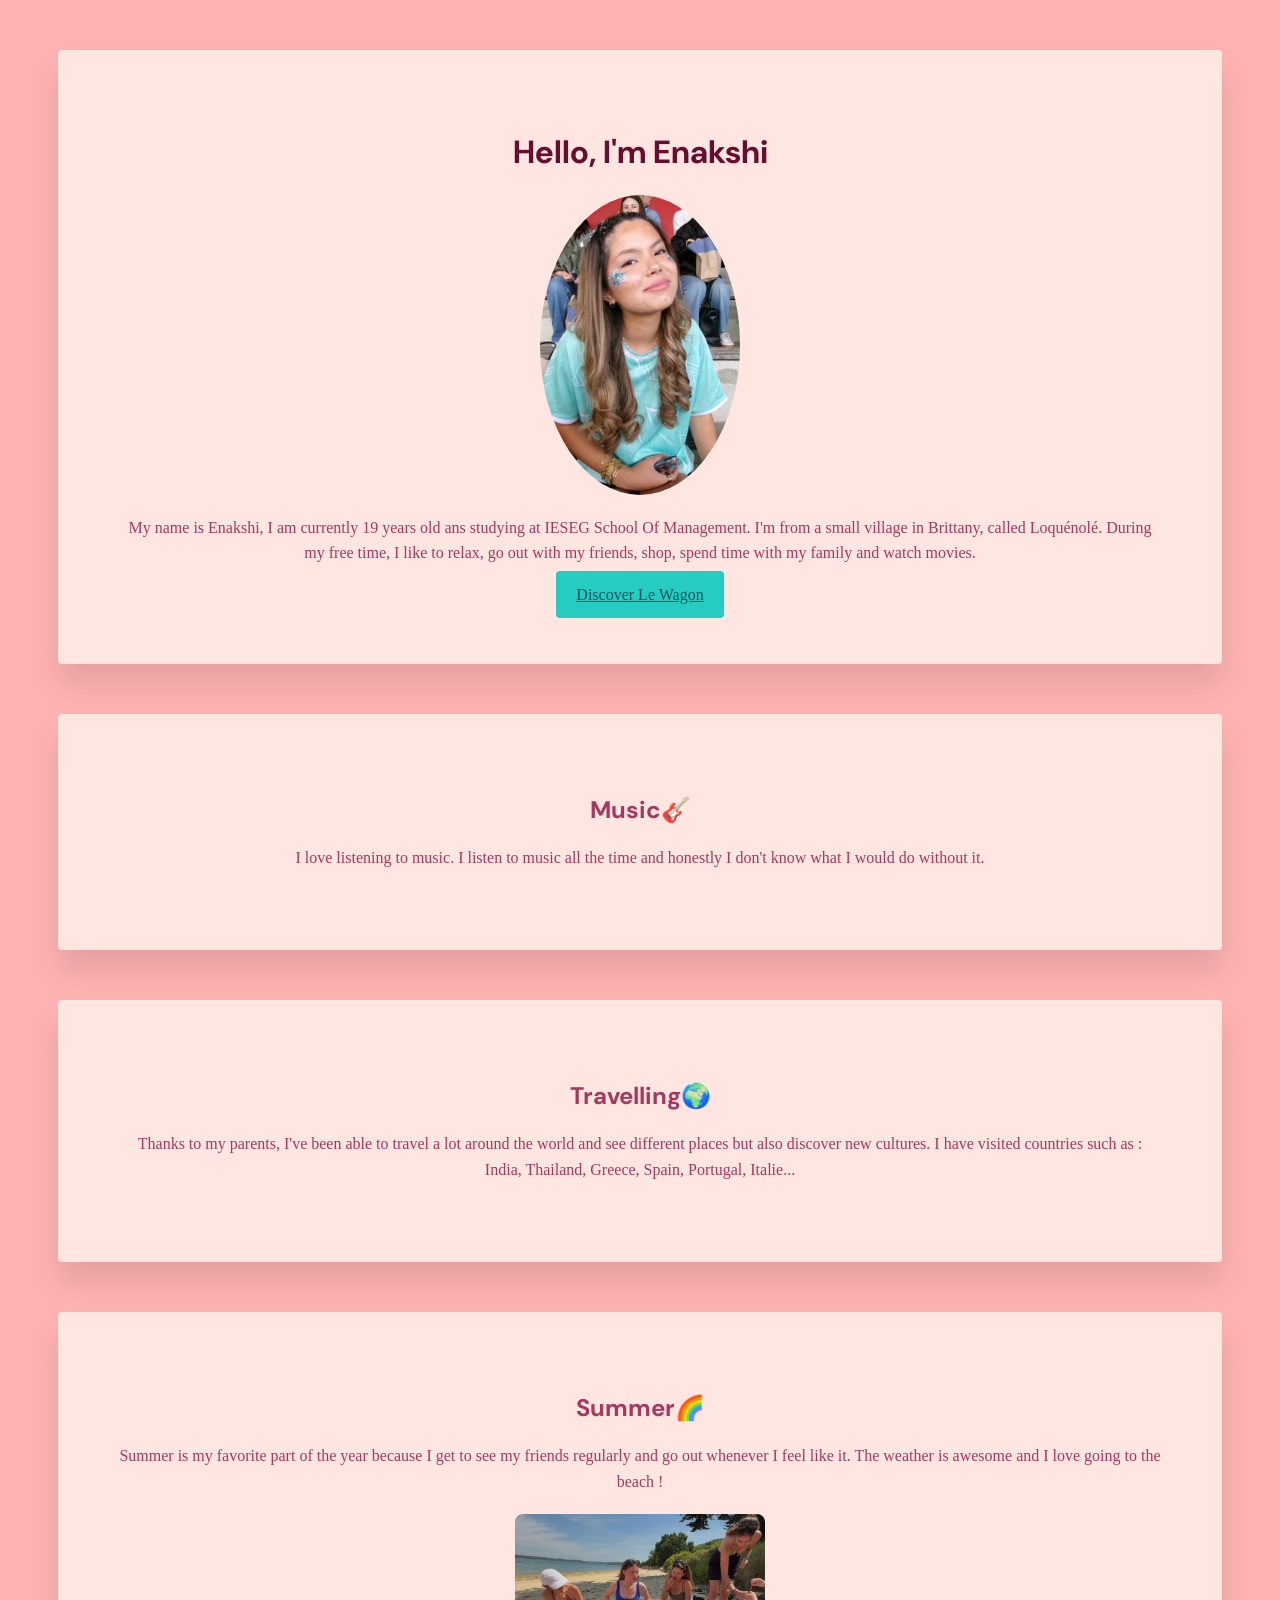
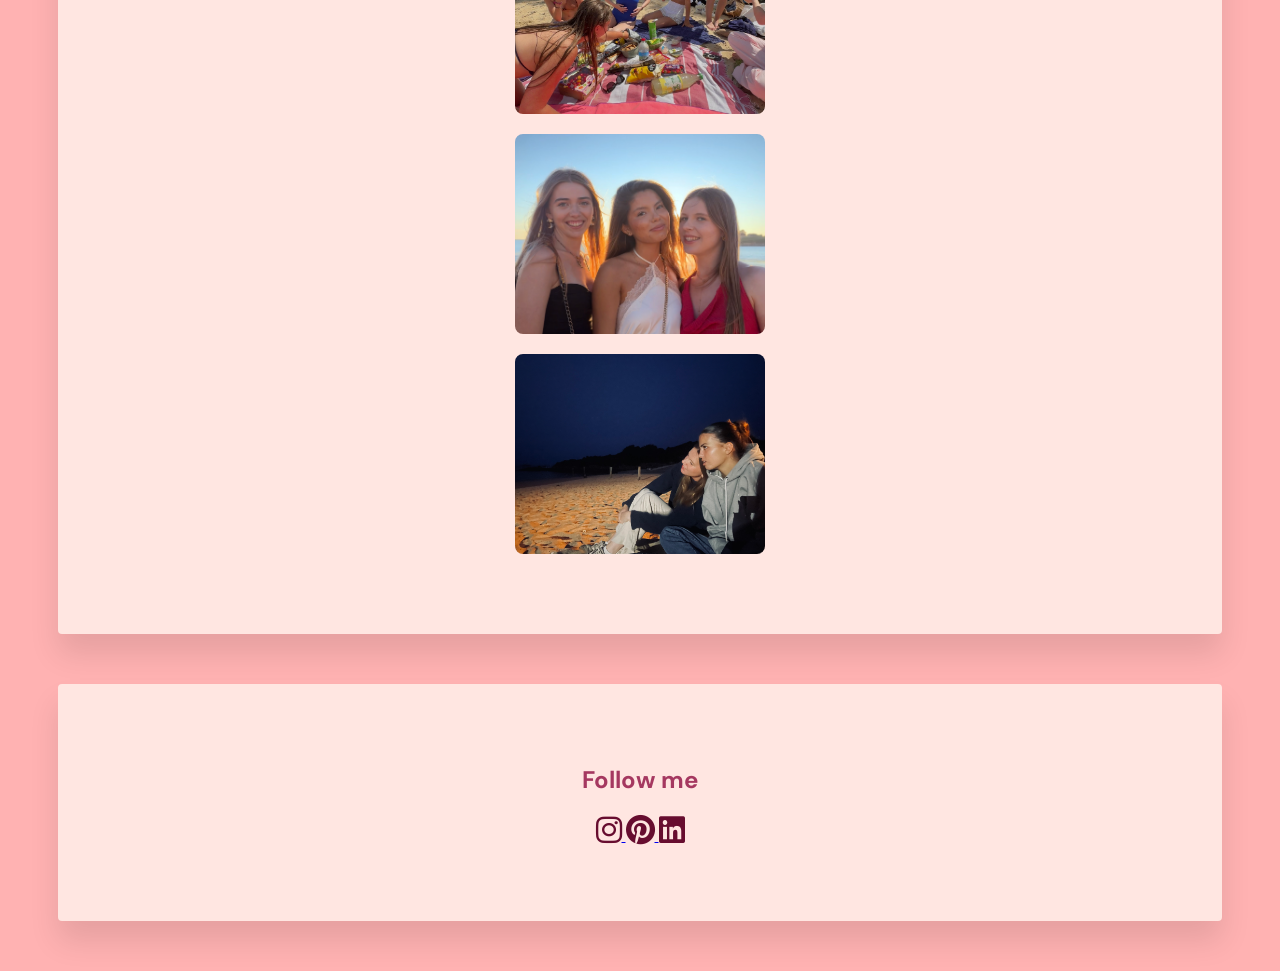
<file: index.html>
<!DOCTYPE html>
<html>
	<head>
		<script async src="https://www.googletagmanager.com/gtag/js?id=UA-SOMETHING-1"></script>
<script>
  window.dataLayer = window.dataLayer || [];
  function gtag(){dataLayer.push(arguments);}
  gtag('js', new Date());

  gtag('config', 'UA-SOMETHING-1');
</script>
		<title>Enakshi Bangbol Sangma Le Gall's profile</title>
		<meta name="descrption" content="This is the profile of Enakshi">
		<meta charset="UTF-8">
		<link rel="stylesheet" href="https://cdnjs.cloudflare.com/ajax/libs/font-awesome/6.5.0/css/all.min.css">
		<link href="https://fonts.googleapis.com/css2?family=DM+Sans:ital,wght@0,400;0,700;1,400;1,700&display=swap" rel="stylesheet">
		<link rel="stylesheet" href="style.css">


</head>
		
		<body>

<div>
<h1>Hello, I'm Enakshi</h1>
<img src="images/profile.JPG" class="img-circle" alt="Enakshi Bangbol Sangma Le Gall" style="width: 200px; height: 300px; object-fit: cover; border-radius: 50%;">
<p>
	My name is Enakshi, I am currently 19 years old ans studying at IESEG School Of Management. I'm from a small village in Brittany, called Loquénolé. During my free time, I like to relax, go out with my friends, shop, spend time with my family and watch movies. 
</p>
<a href="https://www.lewagon.com" class="btn-orange">Discover Le Wagon</a>
</div> 

<div>
<h2>Music🎸</h2>
<p>
	I love listening to music. I listen to music all the time and honestly I don't know what I would do without it.
</p>
</div>		

<div>
<h2>Travelling🌍</h2>
<p>
	Thanks to my parents, I've been able to travel a lot around the world and see different places but also discover new cultures. I have visited countries such as : India, Thailand, Greece, Spain, Portugal, Italie...
</p>
</div>		

<div>	
<h2>Summer🌈</h2>
<p>
	Summer is my favorite part of the year because I get to see my friends regularly and go out whenever I feel like it. The weather is awesome and I love going to the beach !
<img src="images/plage.JPG" class="beach-photo" style="width: 250px; height: 200px; object-fit: cover; border-radius: 8px;">
<img src="images/santec.jpeg" class="beach-photo" style="width: 250px; height: 200px; object-fit: cover; border-radius: 8px;">
<img src="images/kelenn.jpeg" alt="beach-photo" style="width: 250px; height: 200px; object-fit: cover; border-radius: 8px;">
</p>
</p>
</div>	



<div>
	<h2>Follow me</h2>
	<ul class="list-inline">
		<li>
			<a href="https://www.instagram.com/enakshilegall/">
				<i class="fa-brands fa-instagram"></i>
			</a>
		</li>
		
		<li>
			<a href="https://fr.pinterest.com/enakshilegall/">
				<i class="fa-brands fa-pinterest"></i>
			</a>
		</li>
		<li>
			<a href="https://www.linkedin.com/in/enakshi-bangbol-sangma-le-gall-4aaab5387/">
				<i class="fa-brands fa-linkedin"></i>
			</a>
		</li>
    </ul>
</div>





		</body>

		</html>
</file>
<file: style.css>
body {
	background-color: #FFB2B2;
	color: #A53860;
	font-family: "Lora", serif;
	font-size: 16px;
}

h1, h2, h3 {
	 font-family: 'DM Sans', sans-serif;
}	
 
h1{
	color: #670D2F;
}
h1:hover{
	color: #FF4F0F;
}

h2{
	color: #A53860;
}
h2:hover{
	color: #FF4F0F;
}

a{}
 
a:hover {
	color: orange;
}



@media (max-width: 760px) {
	.container: {
		width: 600px;
	}
}

@media (max-width: 500px) {
	.container: {
		width: 400px;
	}
}

.img-circle {
 	border-radius: 50%;
 }

 img {
  display: block;    
  margin: 20px auto; 
  width: 80%;        
}


div {
 	background: #FFE6E1;
 	padding: 60px;
 	margin: 50px ;
 	box-shadow: 0px 20px 30px rgba(0,0,0,0.1);
 	border-radius: 4px;
 	text-align: center;
 }


.container {
	width: 700px;
	margin: 40px auto;
}

.btn-orange {
  background-color: #26CCC2; 
  color: #005461;             
  padding: 15px 20px;        
  border-radius: 4px;        
}

.btn-orange:hover {
  color: white;              
  opacity: 0.8;              
}


.list-inline {
  list-style: none;      
  padding-left: 0px; 
  gap: 20px;    
}

.list-inline li {
	display: inline;
}

.list-inline i {
	font-size: 30px;
	color: #670D2F;
}

.list-inline i:hover {
	font-size: 50px;
	color:#FF4F0F;
}

p {
  line-height: 1.6;   
  margin-bottom: 20px; 
}
</file>
